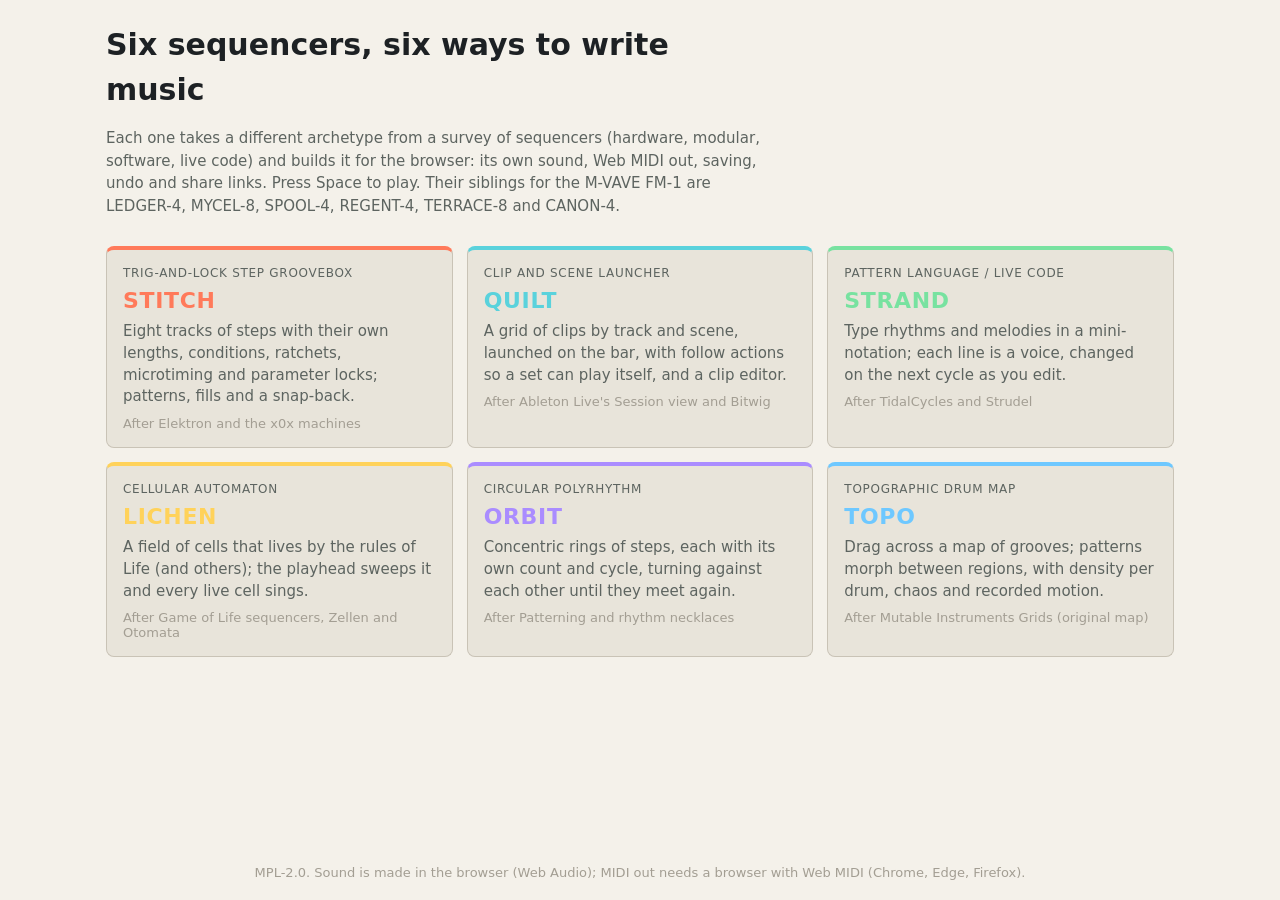
<file: index.html>
<!doctype html>
<html lang="en">
<head>
<meta charset="utf-8">
<meta name="viewport" content="width=device-width, initial-scale=1">
<title>Six Sequencers</title>
<link rel="stylesheet" href="core/seq-core.css">
<style>
  :root { --accent: #ffc440; }
  main { max-width: 1100px; margin: 0 auto; width: 100%; }
  .intro { color: var(--dim); line-height: 1.5; max-width: 70ch; }
  .intro h1 { color: var(--fg); font-size: 30px; margin: 8px 0 6px; }
  .grid { display: grid; grid-template-columns: repeat(auto-fill, minmax(300px, 1fr)); gap: 14px; }
  .card { display: flex; flex-direction: column; gap: 8px; text-decoration: none; color: var(--fg); background: var(--panel); border: 1px solid var(--line); border-radius: var(--radius); padding: 16px; border-top: 4px solid var(--c); transition: border-color .15s, transform .15s; }
  .card:hover, .card:focus-visible { border-color: var(--c); transform: translateY(-2px); }
  @media (prefers-reduced-motion: reduce) { .card { transition: none; } .card:hover { transform: none; } }
  .card h2 { margin: 0; color: var(--c); font-size: 22px; letter-spacing: .03em; }
  .card .arch { font-size: 12px; letter-spacing: .06em; text-transform: uppercase; color: var(--dim); }
  .card p { margin: 0; color: var(--dim); line-height: 1.45; }
  .card .after { font-size: 13px; color: var(--faint); }
  footer { color: var(--faint); font-size: 13px; padding: 20px 16px; text-align: center; }
</style>
</head>
<body>
<main>
  <div class="intro">
    <h1>Six sequencers, six ways to write music</h1>
    <p>Each one takes a different archetype from a survey of sequencers (hardware, modular, software, live code) and
      builds it for the browser: its own sound, Web MIDI out, saving, undo and share links. Press Space to play.
      Their siblings for the M-VAVE FM-1 are LEDGER-4, MYCEL-8, SPOOL-4, REGENT-4, TERRACE-8 and CANON-4.</p>
  </div>
  <div class="grid">
    <a class="card" href="stitch/" style="--c: var(--c1)"><span class="arch">Trig-and-lock step groovebox</span><h2>STITCH</h2>
      <p>Eight tracks of steps with their own lengths, conditions, ratchets, microtiming and parameter locks; patterns, fills and a snap-back.</p><span class="after">After Elektron and the x0x machines</span></a>
    <a class="card" href="quilt/" style="--c: var(--c7)"><span class="arch">Clip and scene launcher</span><h2>QUILT</h2>
      <p>A grid of clips by track and scene, launched on the bar, with follow actions so a set can play itself, and a clip editor.</p><span class="after">After Ableton Live's Session view and Bitwig</span></a>
    <a class="card" href="strand/" style="--c: var(--c5)"><span class="arch">Pattern language / live code</span><h2>STRAND</h2>
      <p>Type rhythms and melodies in a mini-notation; each line is a voice, changed on the next cycle as you edit.</p><span class="after">After TidalCycles and Strudel</span></a>
    <a class="card" href="lichen/" style="--c: var(--c3)"><span class="arch">Cellular automaton</span><h2>LICHEN</h2>
      <p>A field of cells that lives by the rules of Life (and others); the playhead sweeps it and every live cell sings.</p><span class="after">After Game of Life sequencers, Zellen and Otomata</span></a>
    <a class="card" href="orbit/" style="--c: var(--c4)"><span class="arch">Circular polyrhythm</span><h2>ORBIT</h2>
      <p>Concentric rings of steps, each with its own count and cycle, turning against each other until they meet again.</p><span class="after">After Patterning and rhythm necklaces</span></a>
    <a class="card" href="topo/" style="--c: var(--c2)"><span class="arch">Topographic drum map</span><h2>TOPO</h2>
      <p>Drag across a map of grooves; patterns morph between regions, with density per drum, chaos and recorded motion.</p><span class="after">After Mutable Instruments Grids (original map)</span></a>
  </div>
</main>
<footer>MPL-2.0. Sound is made in the browser (Web Audio); MIDI out needs a browser with Web MIDI (Chrome, Edge, Firefox).</footer>
</body>
</html>
</file>
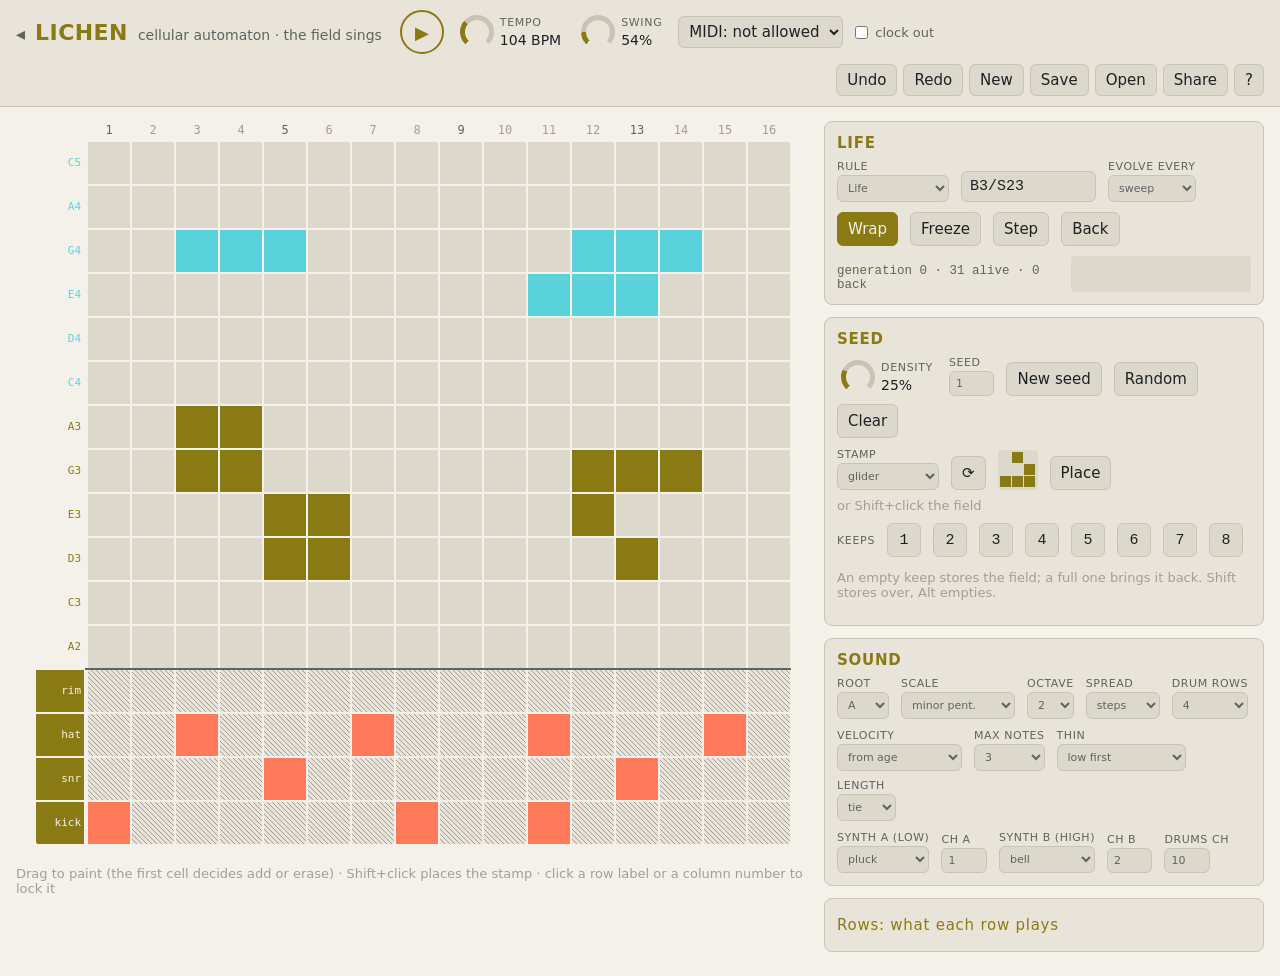
<file: lichen/index.html>
<!doctype html>
<html lang="en">
<head>
<meta charset="utf-8">
<meta name="viewport" content="width=device-width, initial-scale=1">
<title>LICHEN</title>
<link rel="stylesheet" href="../core/seq-core.css">
<link rel="stylesheet" href="app.css">
</head>
<body>
<script src="../core/seq-core.js"></script>
<script src="app.js"></script>
</body>
</html>
</file>
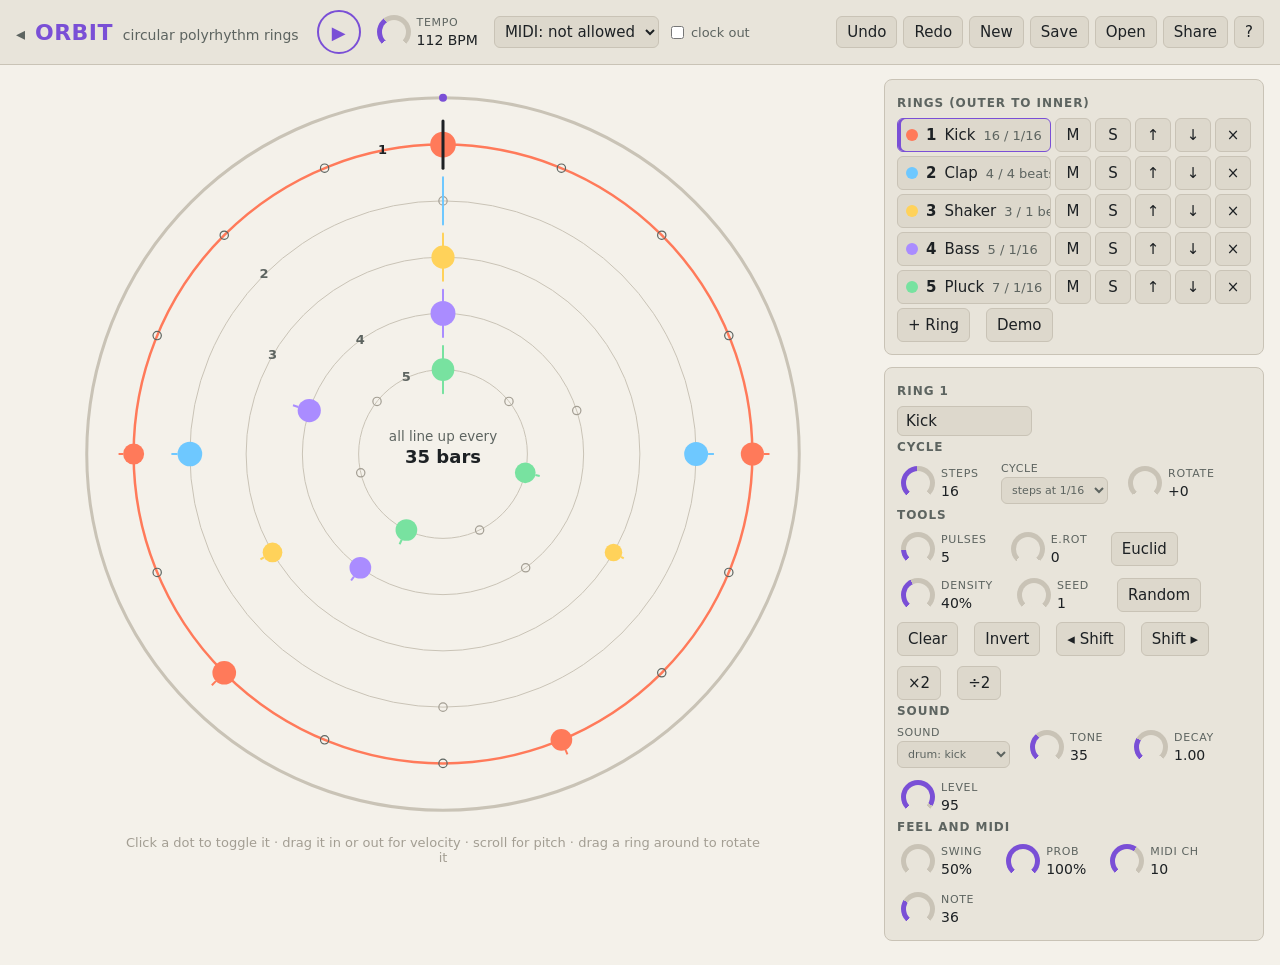
<file: orbit/index.html>
<!doctype html>
<html lang="en">
<head>
<meta charset="utf-8">
<meta name="viewport" content="width=device-width, initial-scale=1">
<title>ORBIT</title>
<link rel="stylesheet" href="../core/seq-core.css">
<link rel="stylesheet" href="app.css">
</head>
<body>
<script src="../core/seq-core.js"></script>
<script src="app.js"></script>
</body>
</html>
</file>
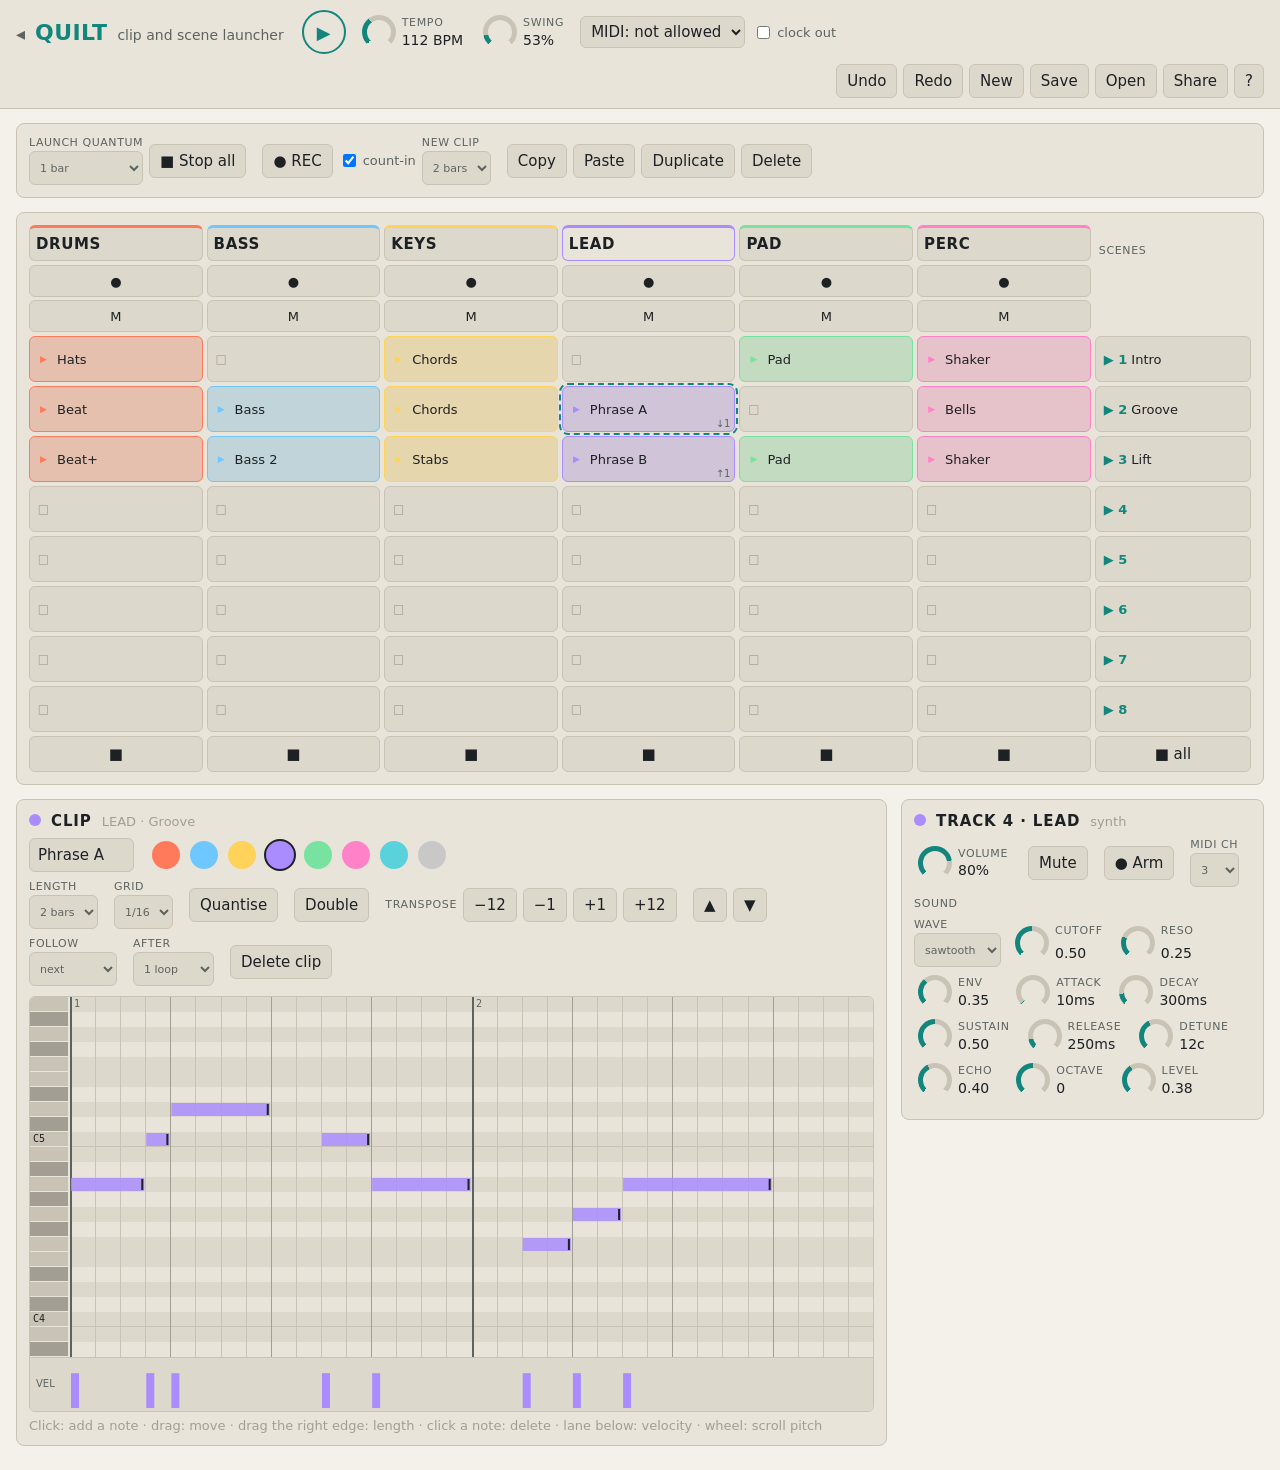
<file: quilt/index.html>
<!doctype html>
<html lang="en">
<head>
<meta charset="utf-8">
<meta name="viewport" content="width=device-width, initial-scale=1">
<title>QUILT</title>
<meta name="description" content="QUILT: a clip and scene launcher in the browser.">
<link rel="stylesheet" href="../core/seq-core.css">
<link rel="stylesheet" href="app.css">
</head>
<body>
<script src="../core/seq-core.js"></script>
<script src="app.js"></script>
</body>
</html>
</file>
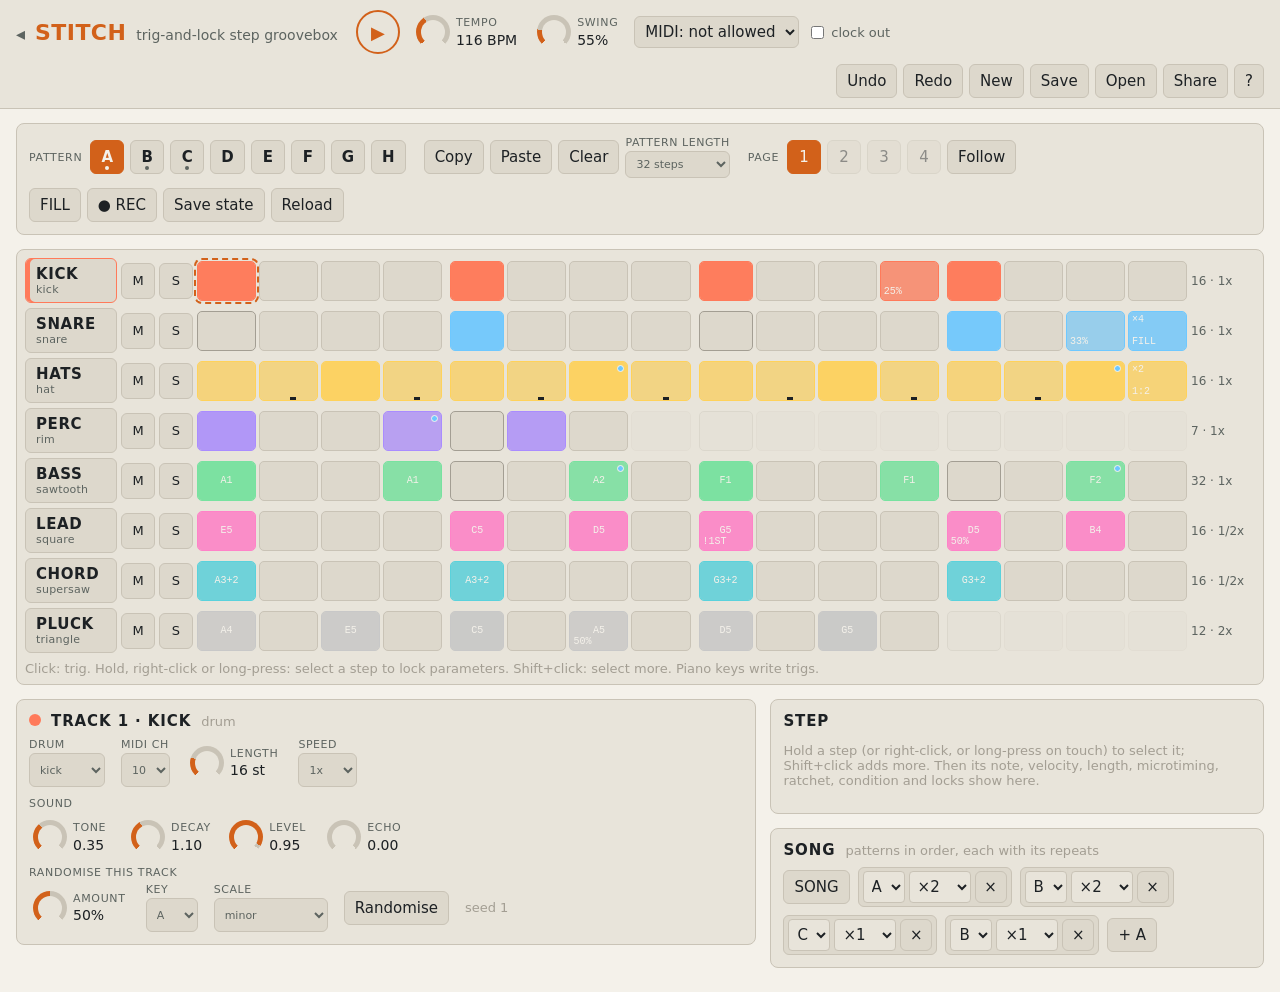
<file: stitch/index.html>
<!doctype html>
<html lang="en">
<head>
<meta charset="utf-8">
<meta name="viewport" content="width=device-width, initial-scale=1">
<title>STITCH</title>
<meta name="description" content="STITCH: a trig-and-lock step groovebox in the browser.">
<link rel="stylesheet" href="../core/seq-core.css">
<link rel="stylesheet" href="app.css">
</head>
<body>
<script src="../core/seq-core.js"></script>
<script src="app.js"></script>
</body>
</html>
</file>
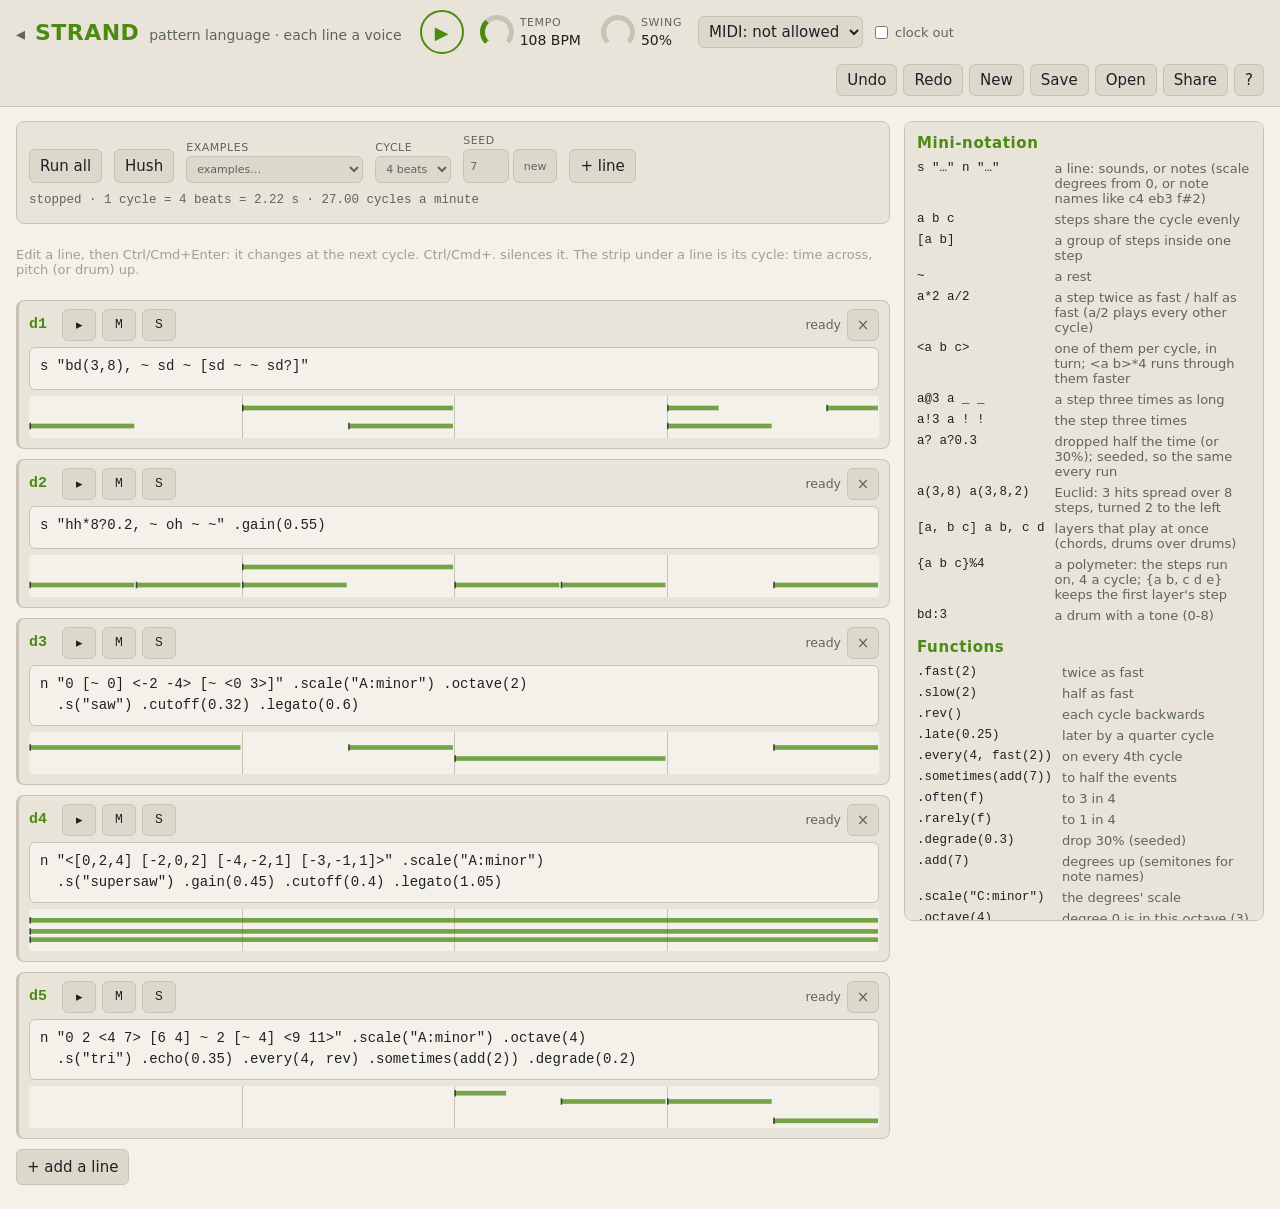
<file: strand/index.html>
<!doctype html>
<html lang="en">
<head>
<meta charset="utf-8">
<meta name="viewport" content="width=device-width, initial-scale=1">
<title>STRAND</title>
<link rel="stylesheet" href="../core/seq-core.css">
<link rel="stylesheet" href="app.css">
</head>
<body>
<script src="../core/seq-core.js"></script>
<script src="pattern.js"></script>
<script src="app.js"></script>
</body>
</html>
</file>
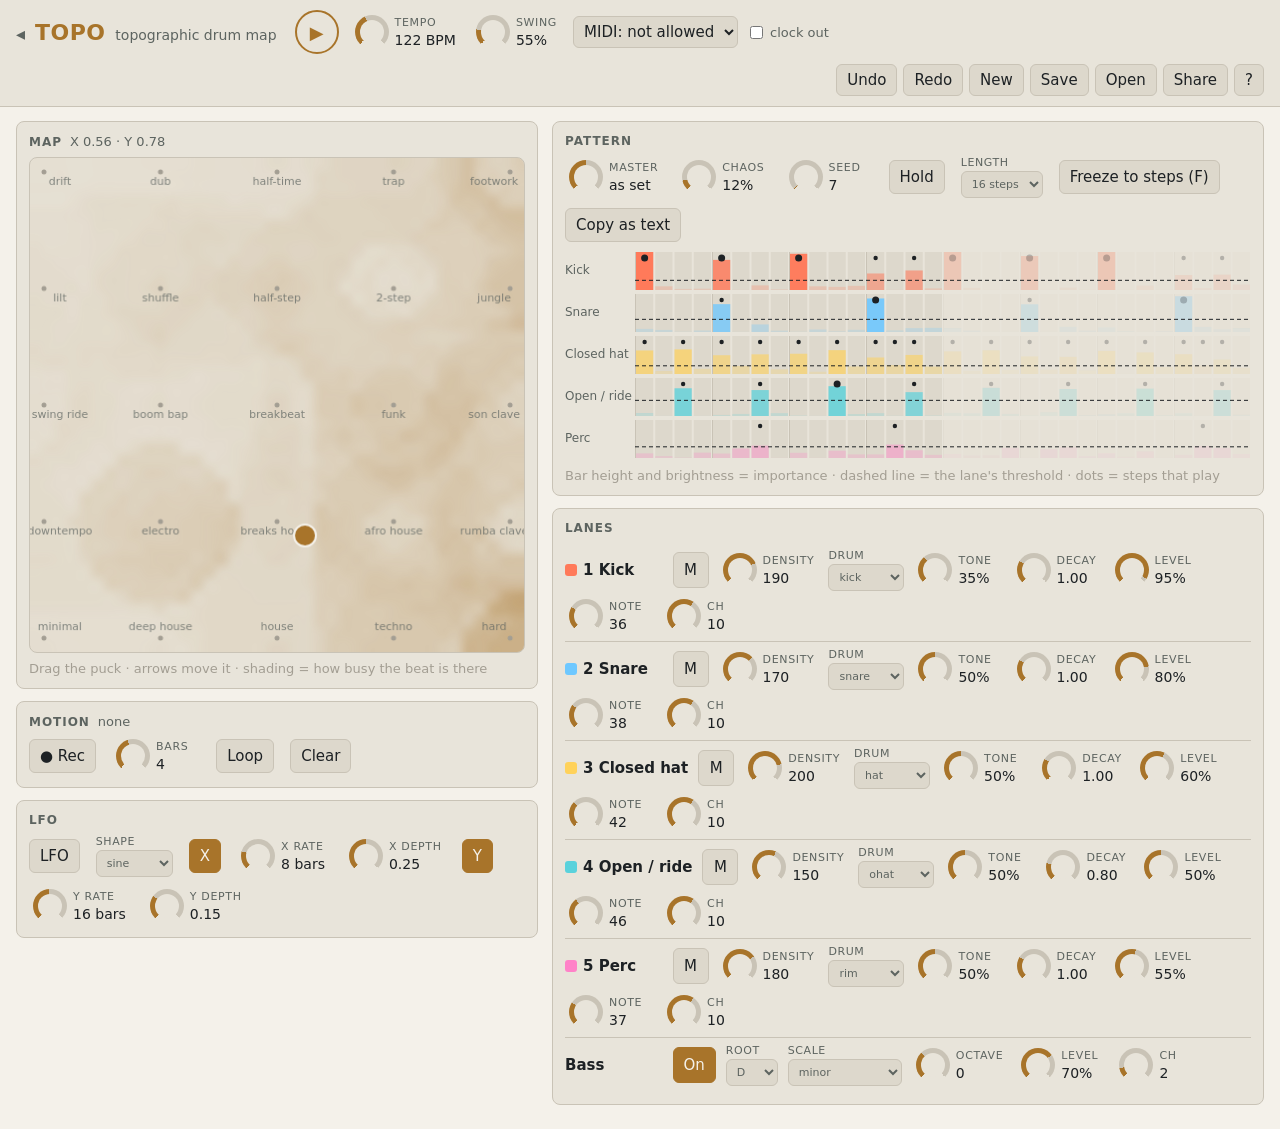
<file: topo/index.html>
<!doctype html>
<html lang="en">
<head>
<meta charset="utf-8">
<meta name="viewport" content="width=device-width, initial-scale=1">
<title>TOPO</title>
<link rel="stylesheet" href="../core/seq-core.css">
<link rel="stylesheet" href="app.css">
</head>
<body>
<script src="../core/seq-core.js"></script>
<script src="app.js"></script>
</body>
</html>
</file>
<file: core/seq-core.css>
/* SPDX-License-Identifier: MPL-2.0 — seq-core.css: the six web sequencers' shared look */
:root {
  --bg: #0d1012; --panel: #181d20; --panel2: #20272b; --line: #2e363b; --fg: #ece8dc; --dim: #8b948f; --faint: #4c5457;
  --rec: #f04c46; --ok: #78e2a0; --accent: #ffc440;
  --c1: #ff7a5a; --c2: #6ec8ff; --c3: #ffd25a; --c4: #aa8cff; --c5: #78e2a0; --c6: #ff82c8; --c7: #5ad2dc; --c8: #c8c8c8;
  --radius: 8px; --font: "Barlow Semi Condensed", "Barlow", system-ui, -apple-system, "Segoe UI", sans-serif;
  --mono: "JetBrains Mono", ui-monospace, "SF Mono", Menlo, Consolas, monospace;
  color-scheme: dark;
}
@media (prefers-color-scheme: light) {
  :root:not([data-theme="dark"]) {
    --bg: #f4f1ea; --panel: #e8e4da; --panel2: #ddd8cc; --line: #c9c3b6; --fg: #1d2124; --dim: #5d6460; --faint: #a39e93;
    --rec: #d43a34; --ok: #2b9a5a; color-scheme: light;
  }
}
:root[data-theme="light"] {
  --bg: #f4f1ea; --panel: #e8e4da; --panel2: #ddd8cc; --line: #c9c3b6; --fg: #1d2124; --dim: #5d6460; --faint: #a39e93;
  --rec: #d43a34; --ok: #2b9a5a; color-scheme: light;
}
* { box-sizing: border-box; }
[hidden] { display: none !important; }
html, body { margin: 0; background: var(--bg); color: var(--fg); font-family: var(--font); font-size: 15px; }
body { min-height: 100vh; display: flex; flex-direction: column; }
button, select, input { font: inherit; color: inherit; }
:focus-visible { outline: 2px solid var(--accent); outline-offset: 2px; }

.sc-head { display: flex; flex-wrap: wrap; align-items: center; gap: 10px 18px; padding: 10px 16px; border-bottom: 1px solid var(--line); background: var(--panel); position: sticky; top: 0; z-index: 5; }
.sc-title { display: flex; align-items: baseline; gap: 10px; min-width: 0; }
.sc-title h1 { margin: 0; font-size: 22px; letter-spacing: .02em; color: var(--accent); }
.sc-tag { color: var(--dim); font-size: 14px; white-space: nowrap; overflow: hidden; text-overflow: ellipsis; }
.sc-home { color: var(--dim); text-decoration: none; font-size: 18px; }
.sc-transport { display: flex; align-items: center; gap: 12px; flex-wrap: wrap; }
.sc-menu { display: flex; gap: 6px; margin-left: auto; flex-wrap: wrap; }
.sc-play { width: 44px; height: 44px; border-radius: 50%; border: 2px solid var(--accent); background: transparent; color: var(--accent); font-size: 18px; cursor: pointer; }
.sc-play.on { background: var(--accent); color: var(--bg); }
.sc-play:not(.played) { animation: sc-invite 1.6s ease-in-out infinite; }
@keyframes sc-invite { 50% { box-shadow: 0 0 0 7px color-mix(in srgb, var(--accent) 30%, transparent); } }
@media (prefers-reduced-motion: reduce) { .sc-play:not(.played) { animation: none; } }
.sc-btn { background: var(--panel2); border: 1px solid var(--line); border-radius: 6px; padding: 6px 10px; cursor: pointer; }
.sc-btn:hover { border-color: var(--dim); }
.sc-btn.on { background: var(--accent); color: var(--bg); border-color: var(--accent); }
.sc-midi { display: flex; align-items: center; gap: 8px; }
.sc-midi select, .sc-sel select { background: var(--panel2); border: 1px solid var(--line); border-radius: 6px; padding: 5px 6px; max-width: 190px; }
.sc-sel { display: inline-flex; flex-direction: column; gap: 2px; font-size: 11px; color: var(--dim); letter-spacing: .05em; text-transform: uppercase; }
.sc-chk { display: flex; align-items: center; gap: 4px; color: var(--dim); font-size: 13px; }

.sc-knob { display: inline-grid; grid-template-columns: 34px auto; grid-template-rows: auto auto; column-gap: 6px; align-items: center; cursor: ns-resize; user-select: none; touch-action: none; padding: 2px 4px; border-radius: 6px; }
.sc-knob:hover { background: var(--panel2); }
.sc-dial { --f: 0; grid-row: span 2; width: 34px; height: 34px; border-radius: 50%; background: conic-gradient(from 225deg, var(--accent) calc(var(--f) * 270deg), var(--line) 0 270deg, transparent 0); position: relative; }
.sc-dial::after { content: ""; position: absolute; inset: 5px; border-radius: 50%; background: var(--panel); }
.sc-kl { font-size: 11px; color: var(--dim); letter-spacing: .06em; text-transform: uppercase; }
.sc-kv { font-size: 14px; font-variant-numeric: tabular-nums; min-width: 4.5ch; }

.sc-toast { position: fixed; left: 50%; bottom: 24px; transform: translate(-50%, 20px); opacity: 0; background: var(--fg); color: var(--bg); padding: 8px 14px; border-radius: 6px; transition: .2s; pointer-events: none; z-index: 20; }
.sc-toast.on { opacity: 1; transform: translate(-50%, 0); }
.sc-help { position: fixed; inset: 0; background: rgba(0, 0, 0, .55); display: grid; place-items: center; z-index: 30; padding: 16px; }
.sc-help-in { background: var(--panel); border: 1px solid var(--line); border-radius: var(--radius); padding: 18px 22px; max-width: 640px; width: 100%; max-height: 90vh; overflow: auto; }
.sc-help-in h2 { margin: 0 0 6px; color: var(--accent); }
.sc-help-in p { color: var(--dim); line-height: 1.45; }
.sc-help-in table { border-collapse: collapse; width: 100%; margin: 10px 0 14px; }
.sc-help-in th { text-align: left; white-space: nowrap; padding: 4px 12px 4px 0; vertical-align: top; font-family: var(--mono); font-size: 13px; color: var(--fg); }
.sc-help-in td { padding: 4px 0; color: var(--dim); }

main { flex: 1; padding: 14px 16px 24px; display: flex; flex-direction: column; gap: 14px; }
.sc-panel { background: var(--panel); border: 1px solid var(--line); border-radius: var(--radius); padding: 12px; }
.sc-row { display: flex; flex-wrap: wrap; gap: 10px 16px; align-items: center; }
.sc-canvas { width: 100%; display: block; }
.sc-label { font-size: 11px; color: var(--dim); letter-spacing: .06em; text-transform: uppercase; }
.sc-hint { color: var(--faint); font-size: 13px; }
@media (max-width: 640px) {
  .sc-head { padding: 8px 12px; }
  .sc-tag { display: none; }
  main { padding: 10px 12px 20px; }
  .sc-menu { margin-left: 0; }
  /* a phone: the header scrolls away, its file buttons in one row; play floats under the thumb */
  .sc-head { position: static; gap: 8px 12px; }
  .sc-title h1 { font-size: 20px; }
  .sc-menu { flex-wrap: nowrap; overflow-x: auto; width: 100%; scrollbar-width: none; }
  .sc-menu .sc-btn { flex: none; padding: 5px 9px; font-size: 13px; }
  .sc-midi select { max-width: 150px; }
  .sc-play { position: fixed; right: 16px; bottom: 16px; z-index: 15; width: 56px; height: 56px; font-size: 20px;
    background: var(--panel); box-shadow: 0 4px 16px rgba(0, 0, 0, .35); }
  .sc-play.on { background: var(--accent); }
  main { padding-bottom: 88px; }
}
</file>
<file: lichen/app.css>
/* SPDX-License-Identifier: MPL-2.0 — LICHEN's own layout */
:root { --accent: #d6c66a; }
@media (prefers-color-scheme: light) { :root:not([data-theme="dark"]) { --accent: #8a7a14; } }
:root[data-theme="light"] { --accent: #8a7a14; }

.lc-layout { display: grid; grid-template-columns: minmax(0, 1fr); gap: 14px; align-items: start; }
@media (min-width: 1000px) { .lc-layout { grid-template-columns: minmax(0, 1fr) minmax(360px, 440px); } }
.lc-left { display: flex; flex-direction: column; gap: 8px; min-width: 0; }
.lc-fieldwrap { width: 100%; min-width: 0; display: flex; justify-content: center; }
.lc-field { display: block; touch-action: none; cursor: crosshair; border-radius: 6px; }
.lc-field:focus-visible { outline: 2px solid var(--accent); outline-offset: 3px; }
.lc-side { display: flex; flex-direction: column; gap: 12px; min-width: 0; }
.lc-panel h2 { margin: 0 0 8px; font-size: 15px; color: var(--accent); letter-spacing: .05em; text-transform: uppercase; }
.lc-panel summary { cursor: pointer; color: var(--accent); font-size: 15px; letter-spacing: .05em; min-height: 28px; display: flex; align-items: center; }
.lc-row { display: flex; flex-wrap: wrap; gap: 8px 12px; align-items: end; margin-bottom: 10px; }
.lc-row:last-child { margin-bottom: 0; }
.lc-row .sc-btn { min-height: 34px; min-width: 34px; }
.lc-small { padding: 4px 7px; font-family: var(--mono); font-size: 12.5px; }
.lc-num { display: inline-flex; flex-direction: column; gap: 2px; font-size: 11px; color: var(--dim); letter-spacing: .05em; text-transform: uppercase; }
.lc-num input { width: 6.5ch; background: var(--panel2); border: 1px solid var(--line); border-radius: 6px; padding: 5px 6px; }
.lc-rule { width: 15ch; font-family: var(--mono); background: var(--panel2); border: 1px solid var(--line); border-radius: 6px; padding: 6px 8px; }
.lc-err { color: var(--rec); font-size: 13px; min-height: 0; margin: -4px 0 8px; }
.lc-err:empty { display: none; }
.lc-stats { font-family: var(--mono); font-size: 12.5px; color: var(--dim); flex: 1 1 180px; }
.lc-graph { width: 180px; height: 36px; border-radius: 4px; }
.lc-stamp { width: 40px; height: 40px; border-radius: 4px; }
.lc-keeps { align-items: center; }
.lc-keep { min-width: 36px; font-family: var(--mono); }
.lc-keep.full { border-color: var(--accent); color: var(--accent); box-shadow: inset 0 -3px 0 var(--accent); }
.lc-rows { display: grid; grid-template-columns: repeat(auto-fill, minmax(150px, 1fr)); gap: 4px 12px; margin-top: 8px; }
.lc-rowv { display: flex; align-items: center; justify-content: space-between; gap: 6px; font-family: var(--mono); font-size: 12.5px; }
.lc-rowv.off span { color: var(--faint); }
.lc-rowv select { background: var(--panel2); border: 1px solid var(--line); border-radius: 6px; padding: 3px 4px; min-height: 30px; }
.lc-sr { position: absolute; width: 1px; height: 1px; overflow: hidden; clip: rect(0 0 0 0); white-space: nowrap; }
.lc-panel [hidden] { display: none !important; }
</file>
<file: orbit/app.css>
/* SPDX-License-Identifier: MPL-2.0 — ORBIT's own layout */
:root { --accent: #b48cff; }
@media (prefers-color-scheme: light) { :root:not([data-theme="dark"]) { --accent: #7a4fd6; } }
:root[data-theme="light"] { --accent: #7a4fd6; }

.orb-layout { display: grid; grid-template-columns: minmax(0, 1fr) 380px; gap: 14px; align-items: start; }
.orb-stage { display: flex; flex-direction: column; align-items: center; gap: 6px; min-width: 0; }
.orb-stage canvas.sc-canvas { width: min(100%, calc(100vh - 150px)); aspect-ratio: 1; min-width: 0; touch-action: none; border-radius: 50%; cursor: pointer; }
.orb-stage canvas.sc-canvas:focus-visible { outline-offset: 4px; }
.orb-side { display: flex; flex-direction: column; gap: 12px; min-width: 0; }
.orb-list { display: flex; flex-direction: column; gap: 4px; }
.orb-ring { display: grid; grid-template-columns: minmax(0, 1fr) auto auto auto auto auto; gap: 4px; align-items: center; }
.orb-ring .orb-pick { text-align: left; display: flex; gap: 8px; align-items: center; min-height: 36px; overflow: hidden; white-space: nowrap; text-overflow: ellipsis; }
.orb-ring .orb-pick.on { background: var(--panel2); color: var(--fg); border-color: var(--accent); box-shadow: inset 3px 0 0 var(--accent); }
.orb-ring .sc-btn { min-width: 36px; min-height: 36px; padding: 4px 8px; }
.orb-sw { width: 12px; height: 12px; border-radius: 50%; flex: none; background: var(--sw); }
.orb-meta { color: var(--dim); font-size: 13px; }
.orb-sec { display: flex; flex-direction: column; gap: 8px; }
.orb-sec h3 { margin: 4px 0 0; font-size: 12px; letter-spacing: .08em; text-transform: uppercase; color: var(--dim); font-weight: 600; }
.orb-sec .sc-btn { min-height: 34px; }
.orb-name { background: var(--panel2); border: 1px solid var(--line); border-radius: 6px; padding: 5px 8px; width: 9em; }
.orb-hint { color: var(--faint); font-size: 13px; text-align: center; max-width: 640px; }

@media (max-width: 900px) {
  .orb-layout { grid-template-columns: minmax(0, 1fr); }
  .orb-stage canvas.sc-canvas { width: min(100%, 78vh); }
}
</file>
<file: quilt/app.css>
/* SPDX-License-Identifier: MPL-2.0 — QUILT: the clip grid, the track panel, the clip editor */
:root { --accent: #2ec4b6; }
@media (prefers-color-scheme: light) { :root:not([data-theme="dark"]) { --accent: #12867c; } }
:root[data-theme="light"] { --accent: #12867c; }

.sc-btn { min-height: 34px; }
.sc-btn.rec.on { background: var(--rec); border-color: var(--rec); color: var(--bg); }
.qu-bar { display: flex; flex-wrap: wrap; gap: 10px 16px; align-items: center; }
.qu-group { display: flex; flex-wrap: wrap; gap: 6px; align-items: center; }
.qu-group .sc-sel select { min-height: 34px; }

.qu-gridwrap { overflow-x: auto; }
.qu-grid { display: grid; grid-template-columns: repeat(6, minmax(44px, 1fr)) minmax(70px, .9fr); gap: 4px; min-width: 340px; }
.qu-th { min-height: 36px; padding: 4px 6px; text-align: left; font-weight: 600; letter-spacing: .04em; overflow: hidden; white-space: nowrap; text-overflow: ellipsis; border-top: 3px solid var(--tc); }
.qu-th[aria-pressed="true"] { background: var(--panel); border-color: var(--tc); }
.qu-tog { min-height: 32px; padding: 0; font-size: 13px; }
.qu-tog.arm[aria-pressed="true"] { background: var(--rec); border-color: var(--rec); color: var(--bg); }
.qu-tog.mute[aria-pressed="true"] { background: var(--faint); border-color: var(--faint); color: var(--bg); }
.qu-corner { font-size: 11px; color: var(--dim); letter-spacing: .06em; text-transform: uppercase; align-self: end; padding: 0 4px 4px; }

.qu-cell { --cc: var(--c1); --p: 0; position: relative; min-height: 46px; min-width: 0; border-radius: 6px; border: 1px solid var(--line); background: var(--panel2); text-align: left; padding: 4px 6px 4px 27px; overflow: hidden; white-space: nowrap; text-overflow: ellipsis; font-size: 13px; cursor: pointer; user-select: none; -webkit-user-select: none; -webkit-touch-callout: none; }
.qu-cell:hover { border-color: var(--dim); }
.qu-cell.clip { background: var(--panel2); background: color-mix(in srgb, var(--cc) 26%, var(--panel2)); border-color: var(--cc); touch-action: none; }
.qu-cell .ic { position: absolute; left: 5px; top: 50%; width: 17px; height: 17px; margin-top: -8.5px; border-radius: 50%; display: grid; place-items: center; font-size: 9px; color: var(--cc); }
.qu-cell.clip .ic::before { content: "▶"; }
.qu-cell.empty .ic { color: var(--faint); }
.qu-cell.empty .ic::before { content: "□"; font-size: 12px; }
.qu-cell.empty.armed .ic { color: var(--rec); }
.qu-cell.empty.armed .ic::before { content: "○"; font-size: 13px; }
.qu-cell.playing .ic { background: conic-gradient(var(--cc) calc(var(--p) * 360deg), var(--line) 0); }
.qu-cell.playing .ic::before { content: ""; position: absolute; inset: 3px; border-radius: 50%; background: var(--panel2); }
.qu-cell.playing { box-shadow: inset 0 0 0 2px var(--cc); font-weight: 600; }
.qu-cell.queued { animation: qu-pulse .5s steps(2, start) infinite; border-color: var(--fg); }
@keyframes qu-pulse { 50% { background: var(--cc); color: var(--bg); } }
.qu-cell.cursor { outline: 2px dashed var(--accent); outline-offset: 1px; }
.qu-cell.drop { outline: 2px solid var(--fg); outline-offset: 1px; }
.qu-cell.dragging { opacity: .5; }
.qu-cell.target { box-shadow: inset 0 0 0 2px var(--rec); }
.qu-cell .fa { position: absolute; right: 4px; bottom: 2px; font-size: 10px; color: var(--dim); }
.qu-scene { min-height: 46px; text-align: left; padding: 4px 8px; overflow: hidden; white-space: nowrap; text-overflow: ellipsis; font-size: 13px; }
.qu-scene b { color: var(--accent); margin-right: 4px; }
.qu-stop { min-height: 36px; padding: 0; }
.qu-stop.queued { animation: qu-pulse-stop .5s steps(2, start) infinite; }
@keyframes qu-pulse-stop { 50% { background: var(--fg); color: var(--bg); } }
.qu-stop.live { border-color: var(--accent); color: var(--accent); }

.qu-panels { display: grid; grid-template-columns: minmax(0, 1fr); gap: 14px; }
@media (min-width: 1100px) { .qu-panels { grid-template-columns: minmax(0, 2.4fr) minmax(0, 1fr); align-items: start; } .qu-panels .qu-trackpanel { order: 2; } }
.qu-panel h2 { margin: 0 0 8px; font-size: 15px; letter-spacing: .06em; text-transform: uppercase; display: flex; gap: 10px; align-items: baseline; flex-wrap: wrap; }
.qu-panel h2 .sc-hint { text-transform: none; letter-spacing: 0; font-weight: 400; }
.qu-dot { display: inline-block; width: 12px; height: 12px; border-radius: 50%; background: var(--cc, var(--tc)); }
.qu-knobs { display: flex; flex-wrap: wrap; gap: 6px 10px; margin: 8px 0; }
.qu-swatch { width: 32px; height: 32px; border-radius: 50%; border: 2px solid var(--panel); background: var(--sw); padding: 0; cursor: pointer; }
.qu-swatch[aria-pressed="true"] { border-color: var(--fg); }
.qu-name { background: var(--panel2); border: 1px solid var(--line); border-radius: 6px; padding: 6px 8px; min-height: 34px; width: 11ch; }
.qu-ed { margin-top: 10px; border: 1px solid var(--line); border-radius: 6px; overflow: hidden; }
.qu-ed canvas { touch-action: none; cursor: crosshair; }
.qu-sub { margin: 10px 0 4px; }
.qu-panel .sc-sel select { min-height: 34px; }

@media (prefers-reduced-motion: reduce) {
  .qu-cell.queued { animation: none; outline: 2px dotted var(--fg); outline-offset: -4px; }
  .qu-stop.queued { animation: none; outline: 2px dotted var(--fg); }
  .sc-toast { transition: none; }
}
.qu-group .sc-btn { min-width: 34px; }
@media (max-width: 520px) {
  .qu-grid { grid-template-columns: repeat(6, minmax(42px, 1fr)) 52px; gap: 3px; }
  .qu-cell { padding-left: 21px; font-size: 12px; }
  .qu-cell .ic { left: 3px; }
  .qu-scene { padding: 4px 5px; font-size: 12px; }
  .qu-corner { font-size: 10px; letter-spacing: 0; }
}
</file>
<file: stitch/app.css>
/* SPDX-License-Identifier: MPL-2.0 — STITCH: the step grid, the track panel, the step inspector */
:root { --accent: #ff8a3d; --lock: var(--c2); }
@media (prefers-color-scheme: light) { :root:not([data-theme="dark"]) { --accent: #d2611a; } }
:root[data-theme="light"] { --accent: #d2611a; }

.st-bar { display: flex; flex-wrap: wrap; gap: 10px 18px; align-items: center; }
.st-group { display: flex; flex-wrap: wrap; gap: 6px; align-items: center; }
.st-group > .sc-label { margin-right: 2px; }
.st-pat { min-width: 36px; min-height: 36px; font-weight: 600; position: relative; }
.st-pat.used::after { content: ""; position: absolute; left: 50%; bottom: 3px; width: 4px; height: 4px; margin-left: -2px; border-radius: 50%; background: var(--dim); }
.st-pat.cur { background: var(--accent); color: var(--bg); border-color: var(--accent); }
.st-pat.cur.used::after { background: var(--bg); }
.st-pat.queued { border-color: var(--accent); animation: st-blink .5s steps(2, start) infinite; }
@keyframes st-blink { 50% { background: var(--accent); color: var(--bg); } }
.st-pat.insong { box-shadow: inset 0 -2px 0 var(--fg); }
.sc-btn { min-height: 34px; }
.sc-btn.rec.on { background: var(--rec); border-color: var(--rec); color: var(--bg); }
.sc-btn.fill.on { background: var(--fg); border-color: var(--fg); color: var(--bg); }
.st-page { min-width: 36px; position: relative; }
.st-page.out { opacity: .45; }
.st-page.here::before { content: ""; position: absolute; top: 3px; right: 3px; width: 5px; height: 5px; border-radius: 50%; background: var(--accent); }

.st-gridwrap { overflow-x: auto; padding: 8px; }
.st-grid { display: flex; flex-direction: column; gap: 5px; min-width: max-content; }
.st-row { display: grid; grid-template-columns: 92px 34px 34px auto 64px; gap: 4px; align-items: center; --tc: var(--c1); }
.st-row.sel .st-name { border-color: var(--tc); box-shadow: inset 4px 0 0 var(--tc); }
.st-name { position: sticky; left: 0; z-index: 1; text-align: left; min-height: 36px; background: var(--panel2); font-weight: 600; letter-spacing: .04em; }
.st-name small { display: block; font-weight: 400; color: var(--dim); font-size: 11px; letter-spacing: .02em; }
.st-ms { min-width: 34px; min-height: 36px; padding: 0; font-size: 13px; }
.st-ms.m[aria-pressed="true"] { background: var(--faint); color: var(--bg); border-color: var(--faint); }
.st-ms.s[aria-pressed="true"] { background: var(--ok); color: var(--bg); border-color: var(--ok); }
.st-row.silent .st-steps { opacity: .4; }
.st-steps { display: grid; grid-template-columns: repeat(16, minmax(34px, 1fr)); gap: 3px; min-width: 600px; }
.st-steps > :nth-child(4n + 1):not(:first-child) { margin-left: 5px; }
.st-info { font-size: 12px; color: var(--dim); font-variant-numeric: tabular-nums; }

.st-step { position: relative; height: 40px; min-width: 34px; padding: 0; border-radius: 5px; border: 1px solid var(--line); background: var(--panel2); cursor: pointer; overflow: hidden; touch-action: manipulation; user-select: none; -webkit-user-select: none; -webkit-touch-callout: none; }
.st-step:hover { border-color: var(--dim); }
.st-step::before { content: ""; position: absolute; inset: 0; background: var(--tc); opacity: 0; }
.st-step.on::before { opacity: var(--o, 1); }
.st-step.data { border-color: var(--tc); border-style: dashed; }
.st-step.beat { border-color: var(--faint); }
.st-step.on { border-color: var(--tc); }
.st-step:disabled { opacity: .18; cursor: default; }
.st-step::after { content: ""; position: absolute; inset: 0; border-radius: inherit; pointer-events: none; z-index: 2; }
.st-step.play::after { box-shadow: inset 0 0 0 3px var(--fg); }
.st-step.cursor { outline: 2px dashed var(--accent); outline-offset: 1px; }
.st-step.sel::after { box-shadow: inset 0 0 0 3px var(--lock); }
.st-step.sel.play::after { box-shadow: inset 0 0 0 3px var(--lock), inset 0 0 0 6px var(--fg); }
.st-step .mk { position: absolute; font-size: 10px; line-height: 1; font-family: var(--mono); color: var(--fg); z-index: 1; pointer-events: none; }
.st-step.on .mk { color: var(--bg); }
.st-step .lk { top: 3px; right: 3px; width: 7px; height: 7px; border-radius: 50%; background: var(--lock); border: 1px solid var(--bg); display: none; }
.st-step.locked .lk { display: block; }
.st-step .rt { top: 3px; left: 3px; }
.st-step .cd { bottom: 3px; left: 3px; right: 3px; text-align: left; white-space: nowrap; overflow: hidden; }
.st-step .mc { bottom: 0; height: 3px; width: 6px; left: calc(50% - 3px + var(--m, 0) * 1%); background: var(--fg); display: none; }
.st-step.micro .mc { display: block; }
.st-step .nt { top: 50%; left: 0; right: 0; transform: translateY(-50%); text-align: center; font-size: 10px; }

.st-panels { display: grid; grid-template-columns: minmax(0, 3fr) minmax(0, 2fr); gap: 14px; align-items: start; }
@media (max-width: 900px) { .st-panels { grid-template-columns: minmax(0, 1fr); } }
.st-panel h2 { margin: 0 0 8px; font-size: 15px; letter-spacing: .06em; text-transform: uppercase; display: flex; gap: 10px; align-items: baseline; flex-wrap: wrap; }
.st-panel h2 .sc-hint { text-transform: none; letter-spacing: 0; font-weight: 400; }
.st-dot { display: inline-block; width: 12px; height: 12px; border-radius: 50%; background: var(--tc); }
.st-knobs { display: flex; flex-wrap: wrap; gap: 6px 10px; margin: 8px 0; }
.sc-knob.locked .sc-dial { background: conic-gradient(from 225deg, var(--lock) calc(var(--f) * 270deg), var(--line) 0 270deg, transparent 0); }
.sc-knob.locked .sc-kl, .sc-knob.locked .sc-kv { color: var(--lock); }
.st-sub { margin: 10px 0 4px; }
.st-chips { display: flex; flex-wrap: wrap; gap: 6px; }
.st-chip { display: inline-flex; align-items: center; gap: 6px; background: var(--panel2); border: 1px solid var(--lock); color: var(--fg); border-radius: 14px; padding: 2px 4px 2px 10px; font-size: 13px; min-height: 32px; cursor: pointer; }
.st-chip b { color: var(--lock); font-weight: 600; }
.st-song { display: flex; flex-wrap: wrap; gap: 8px; align-items: center; }
.st-entry { display: inline-flex; align-items: center; gap: 4px; background: var(--panel2); border: 1px solid var(--line); border-radius: 6px; padding: 3px 4px; }
.st-entry.now { border-color: var(--accent); box-shadow: inset 0 -2px 0 var(--accent); }
.st-entry select { background: var(--panel); border: 1px solid var(--line); border-radius: 4px; padding: 4px; min-height: 32px; }
.st-entry .sc-btn { padding: 2px 8px; }
.st-panel .sc-sel select { min-height: 34px; }
.st-trig[aria-pressed="true"] { background: var(--accent); color: var(--bg); border-color: var(--accent); }

@media (prefers-reduced-motion: reduce) {
  .st-pat.queued { animation: none; outline: 2px dashed var(--accent); outline-offset: 2px; }
  .sc-toast { transition: none; }
}
.st-group .sc-btn { min-width: 34px; }
.st-entry .sc-btn { min-width: 32px; min-height: 32px; }
/* phones: the track's name, M, S on a line, its 16 steps as two rows of 8 below */
@media (max-width: 640px) {
  .st-grid { min-width: 0; gap: 10px; }
  .st-row { grid-template-columns: minmax(0, 1fr) 34px 34px auto; grid-template-areas: "name m s info" "steps steps steps steps"; }
  .st-name { grid-area: name; position: static; min-height: 34px; }
  .st-name small { display: inline; margin-left: 6px; }
  .st-ms.m { grid-area: m; } .st-ms.s { grid-area: s; }
  .st-info { grid-area: info; }
  .st-steps { grid-area: steps; grid-template-columns: repeat(8, minmax(32px, 1fr)); min-width: 0; }
  .st-steps > :nth-child(4n + 1):not(:first-child) { margin-left: 0; }
  .st-steps > :nth-child(4n + 1) { box-shadow: inset 2px 0 0 var(--faint); }
  .st-step { height: 38px; min-width: 32px; }
}
</file>
<file: strand/app.css>
/* SPDX-License-Identifier: MPL-2.0 — STRAND's own layout */
:root { --accent: #a6e05a; }
@media (prefers-color-scheme: light) { :root:not([data-theme="dark"]) { --accent: #4c8a12; } }
:root[data-theme="light"] { --accent: #4c8a12; }

.st-layout { display: grid; grid-template-columns: minmax(0, 1fr); gap: 14px; align-items: start; }
@media (min-width: 1100px) { .st-layout { grid-template-columns: minmax(0, 1fr) 360px; } .st-ref { position: sticky; top: 84px; max-height: calc(100vh - 100px); overflow: auto; } }
.st-main { display: flex; flex-direction: column; gap: 10px; min-width: 0; }
.st-bar { display: flex; flex-wrap: wrap; gap: 8px 12px; align-items: end; }
.st-bar .sc-btn { min-height: 34px; }
.st-seed { display: inline-flex; flex-direction: column; gap: 2px; font-size: 11px; color: var(--dim); letter-spacing: .05em; text-transform: uppercase; }
.st-seed span.st-seed-row { display: flex; gap: 4px; }
.st-seed input { width: 6.5ch; background: var(--panel2); border: 1px solid var(--line); border-radius: 6px; padding: 5px 6px; text-transform: none; }
.st-readout { font-family: var(--mono); font-size: 12.5px; color: var(--dim); min-height: 1.4em; }
.st-readout b { color: var(--accent); font-weight: 600; }

.st-lines { display: flex; flex-direction: column; gap: 10px; }
.st-line { background: var(--panel); border: 1px solid var(--line); border-left: 3px solid var(--line); border-radius: var(--radius); padding: 8px 10px 10px; min-width: 0; }
.st-line.playing { border-left-color: var(--accent); }
.st-line.dim { opacity: .62; }
.st-top { display: flex; align-items: center; gap: 6px; flex-wrap: wrap; }
.st-name { font-family: var(--mono); color: var(--accent); font-weight: 700; font-size: 15px; min-width: 3ch; }
.st-tog { min-width: 34px; min-height: 32px; padding: 4px 8px; font-family: var(--mono); font-size: 13px; }
.st-tog[aria-pressed="true"] { background: var(--accent); color: var(--bg); border-color: var(--accent); }
.st-tog.solo[aria-pressed="true"] { background: var(--c3); border-color: var(--c3); }
.st-status { font-size: 12.5px; color: var(--dim); margin-left: auto; white-space: nowrap; overflow: hidden; text-overflow: ellipsis; }
.st-status.wait { color: var(--accent); }
.st-status.bad { color: var(--rec); }
.st-x { min-width: 32px; min-height: 32px; padding: 2px 8px; color: var(--dim); }

.st-ed { position: relative; margin-top: 6px; border: 1px solid var(--line); border-radius: 6px; background: var(--bg); }
.st-ed:focus-within { border-color: var(--accent); }
.st-line.waiting .st-ed { border-style: dashed; border-color: var(--accent); }
.st-ed textarea, .st-mirror {
  font-family: var(--mono); font-size: 14px; line-height: 1.55; padding: 8px 10px; margin: 0; border: 0;
  white-space: pre-wrap; overflow-wrap: anywhere; word-break: normal; tab-size: 2; letter-spacing: 0;
  font-variant-ligatures: none; font-feature-settings: "liga" 0, "calt" 0;
}
.st-ed textarea { display: block; width: 100%; resize: none; overflow: hidden; background: transparent; color: var(--fg); position: relative; z-index: 1; min-height: 2.9em; outline: none; caret-color: var(--accent); }
.st-ed textarea::placeholder { color: var(--faint); }
.st-mirror { position: absolute; inset: 0; color: transparent; pointer-events: none; overflow: hidden; }
.st-mirror .on { background: color-mix(in srgb, var(--accent) 40%, transparent); border-radius: 3px; }
.st-mirror .err { background: color-mix(in srgb, var(--rec) 50%, transparent); border-radius: 2px; }
.st-err { color: var(--rec); font-family: var(--mono); font-size: 12.5px; margin: 6px 0 0; white-space: pre; overflow-x: auto; line-height: 1.45; }
.st-strip { height: 42px; margin-top: 6px; border-radius: 4px; }
.st-add { align-self: flex-start; min-height: 36px; }

.st-ref h2 { margin: 0 0 6px; font-size: 15px; color: var(--accent); letter-spacing: .04em; }
.st-ref table { border-collapse: collapse; width: 100%; margin-bottom: 12px; }
.st-ref th { text-align: left; font-family: var(--mono); font-size: 12.5px; font-weight: 500; color: var(--fg); padding: 3px 10px 3px 0; white-space: nowrap; vertical-align: top; }
.st-ref td { color: var(--dim); font-size: 13px; padding: 3px 0; }
.st-ref p { color: var(--dim); font-size: 13px; line-height: 1.45; margin: 0 0 10px; }
.st-ref code, .st-ref .mono { font-family: var(--mono); font-size: 12.5px; color: var(--fg); }
@media (max-width: 640px) { .st-ed textarea, .st-mirror { font-size: 13px; padding: 7px 8px; } }
</file>
<file: topo/app.css>
/* SPDX-License-Identifier: MPL-2.0 — TOPO's own layout */
:root { --accent: #e0b062; }
@media (prefers-color-scheme: light) { :root:not([data-theme="dark"]) { --accent: #a8742a; } }
:root[data-theme="light"] { --accent: #a8742a; }

.tp-layout { display: grid; grid-template-columns: minmax(280px, min(58vh, 46%)) minmax(0, 1fr); gap: 14px; align-items: start; }
.tp-mapcol, .tp-right { display: flex; flex-direction: column; gap: 12px; min-width: 0; }
.tp-map canvas.sc-canvas { aspect-ratio: 1; touch-action: none; border-radius: var(--radius); cursor: crosshair; border: 1px solid var(--line); background: var(--panel); }
.tp-grid canvas.sc-canvas { height: 210px; }
.tp-sec { display: flex; flex-direction: column; gap: 8px; }
.tp-sec h3 { margin: 0; font-size: 12px; letter-spacing: .08em; text-transform: uppercase; color: var(--dim); font-weight: 600; display: flex; gap: 8px; align-items: center; flex-wrap: wrap; }
.tp-sec .sc-btn { min-height: 34px; }
.tp-pos { color: var(--dim); font-variant-numeric: tabular-nums; font-size: 13px; font-weight: 400; text-transform: none; letter-spacing: 0; }
.tp-wait { color: var(--rec); }
.tp-lane { display: flex; flex-wrap: wrap; gap: 6px 10px; align-items: center; padding: 6px 0; border-top: 1px solid var(--line); }
.tp-lane:first-of-type { border-top: 0; }
.tp-lname { display: flex; align-items: center; gap: 6px; min-width: 6.5em; font-weight: 600; }
.tp-sw { width: 12px; height: 12px; border-radius: 3px; background: var(--sw); flex: none; }
.tp-lane .sc-btn { min-width: 36px; min-height: 36px; }
.tp-steps { overflow-x: auto; padding-bottom: 4px; }
.tp-steps table { border-collapse: separate; border-spacing: 3px; }
.tp-steps th { font-size: 12px; color: var(--dim); text-align: left; padding-right: 6px; white-space: nowrap; position: sticky; left: 0; background: var(--panel); z-index: 1; }
.tp-cell { width: 32px; height: 32px; padding: 0; border-radius: 5px; border: 1px solid var(--line); background: var(--panel2); cursor: pointer; }
.tp-cell.beat { border-color: var(--faint); }
.tp-cell[data-v="1"] { background: var(--lc); opacity: .6; }
.tp-cell[data-v="2"] { background: var(--lc); }
.tp-cell.now { box-shadow: 0 0 0 2px var(--fg); }
.tp-text { font-family: var(--mono); font-size: 12px; white-space: pre; overflow-x: auto; color: var(--dim); margin: 0; }

@media (max-width: 900px) {
  .tp-layout { grid-template-columns: minmax(0, 1fr); }
  .tp-map canvas.sc-canvas { width: min(100%, 70vh); margin: 0 auto; }
}
</file>
